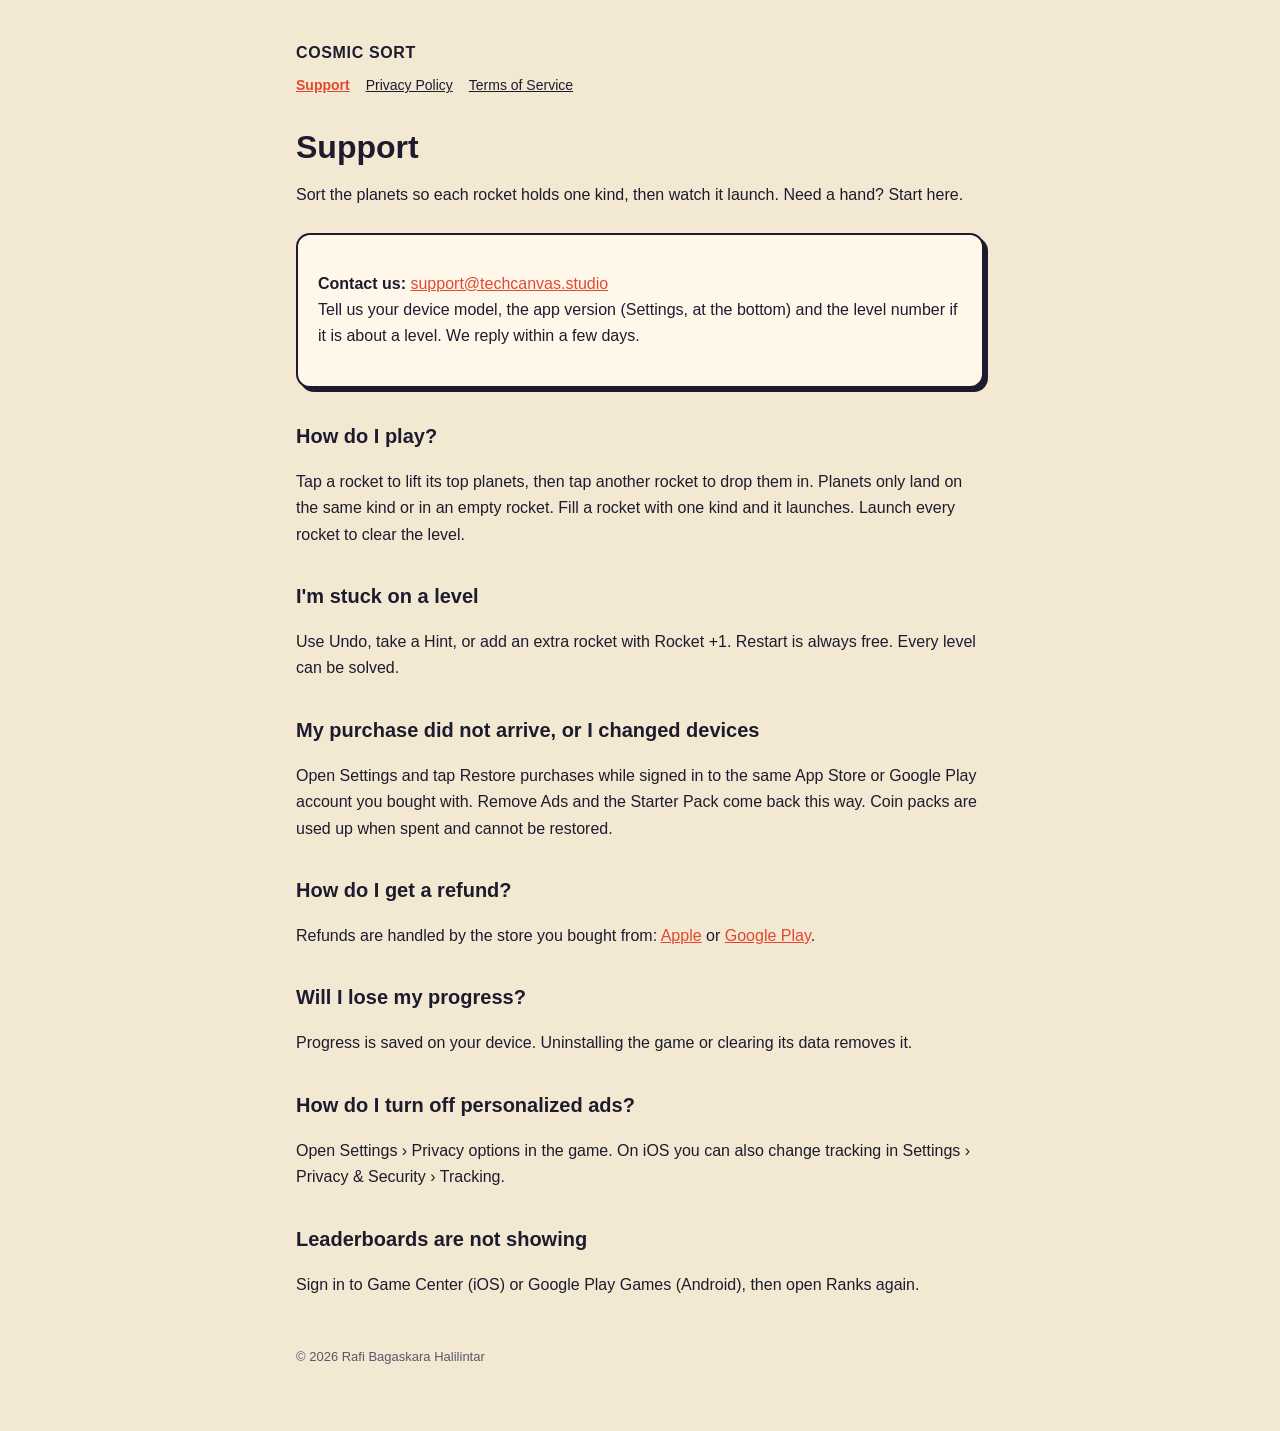
<file: index.html>
<!doctype html>
<html lang="en">
<head>
<meta charset="utf-8">
<meta name="viewport" content="width=device-width, initial-scale=1">
<title>Cosmic Sort Support</title>
<link rel="stylesheet" href="style.css">
</head>
<body>
<main>
<header><a href="index.html">COSMIC SORT</a></header>
<nav><a href="index.html" aria-current="page">Support</a><a href="privacy.html">Privacy Policy</a><a href="terms.html">Terms of Service</a></nav>

<h1>Support</h1>
<p>Sort the planets so each rocket holds one kind, then watch it launch. Need a hand? Start here.</p>

<div class="card">
<p><strong>Contact us:</strong> <a href="mailto:support@techcanvas.studio">support@techcanvas.studio</a><br>
Tell us your device model, the app version (Settings, at the bottom) and the level number if it is about a level. We reply within a few days.</p>
</div>

<h2>How do I play?</h2>
<p>Tap a rocket to lift its top planets, then tap another rocket to drop them in. Planets only land on the same kind or in an empty rocket. Fill a rocket with one kind and it launches. Launch every rocket to clear the level.</p>

<h2>I'm stuck on a level</h2>
<p>Use Undo, take a Hint, or add an extra rocket with Rocket +1. Restart is always free. Every level can be solved.</p>

<h2>My purchase did not arrive, or I changed devices</h2>
<p>Open Settings and tap Restore purchases while signed in to the same App Store or Google Play account you bought with. Remove Ads and the Starter Pack come back this way. Coin packs are used up when spent and cannot be restored.</p>

<h2>How do I get a refund?</h2>
<p>Refunds are handled by the store you bought from: <a href="https://reportaproblem.apple.com">Apple</a> or <a href="https://support.google.com/googleplay/answer/2479637">Google Play</a>.</p>

<h2>Will I lose my progress?</h2>
<p>Progress is saved on your device. Uninstalling the game or clearing its data removes it.</p>

<h2>How do I turn off personalized ads?</h2>
<p>Open Settings › Privacy options in the game. On iOS you can also change tracking in Settings › Privacy &amp; Security › Tracking.</p>

<h2>Leaderboards are not showing</h2>
<p>Sign in to Game Center (iOS) or Google Play Games (Android), then open Ranks again.</p>

<footer>© 2026 Rafi Bagaskara Halilintar</footer>
</main>
</body>
</html>
</file>
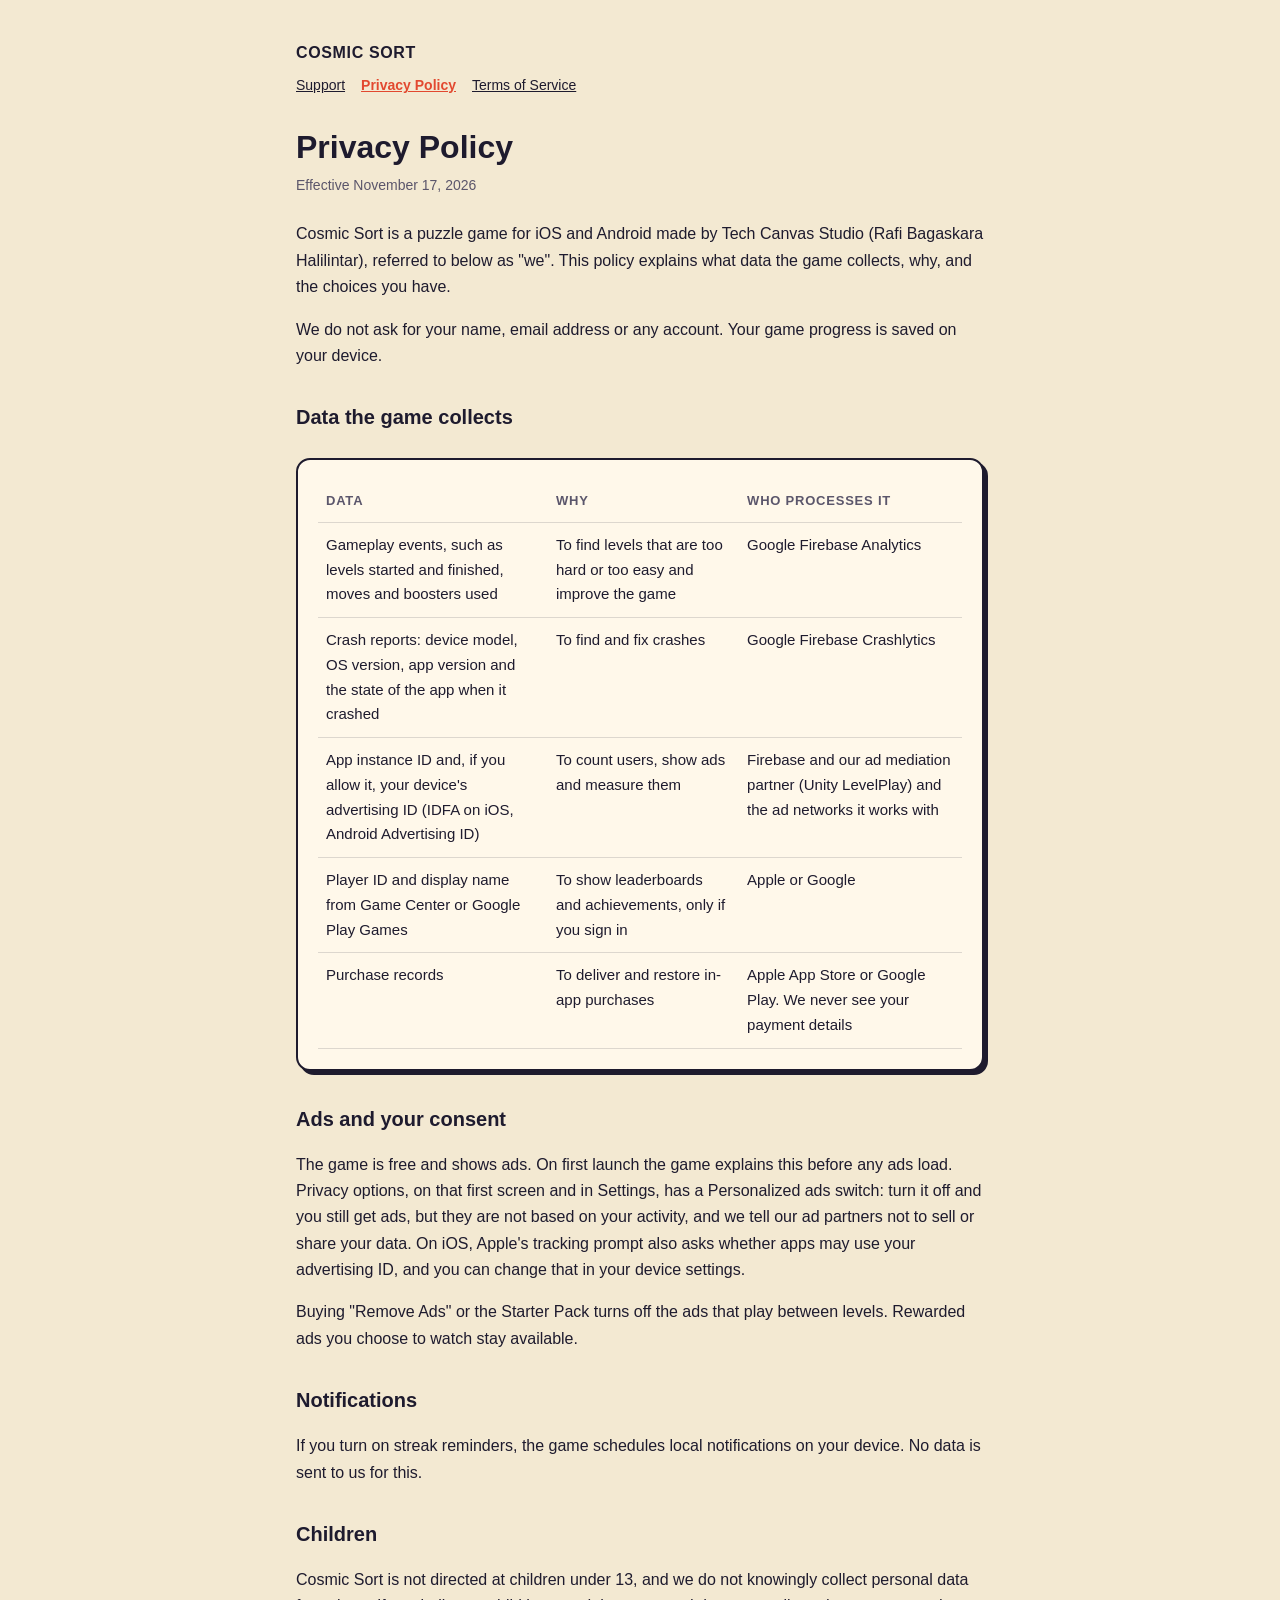
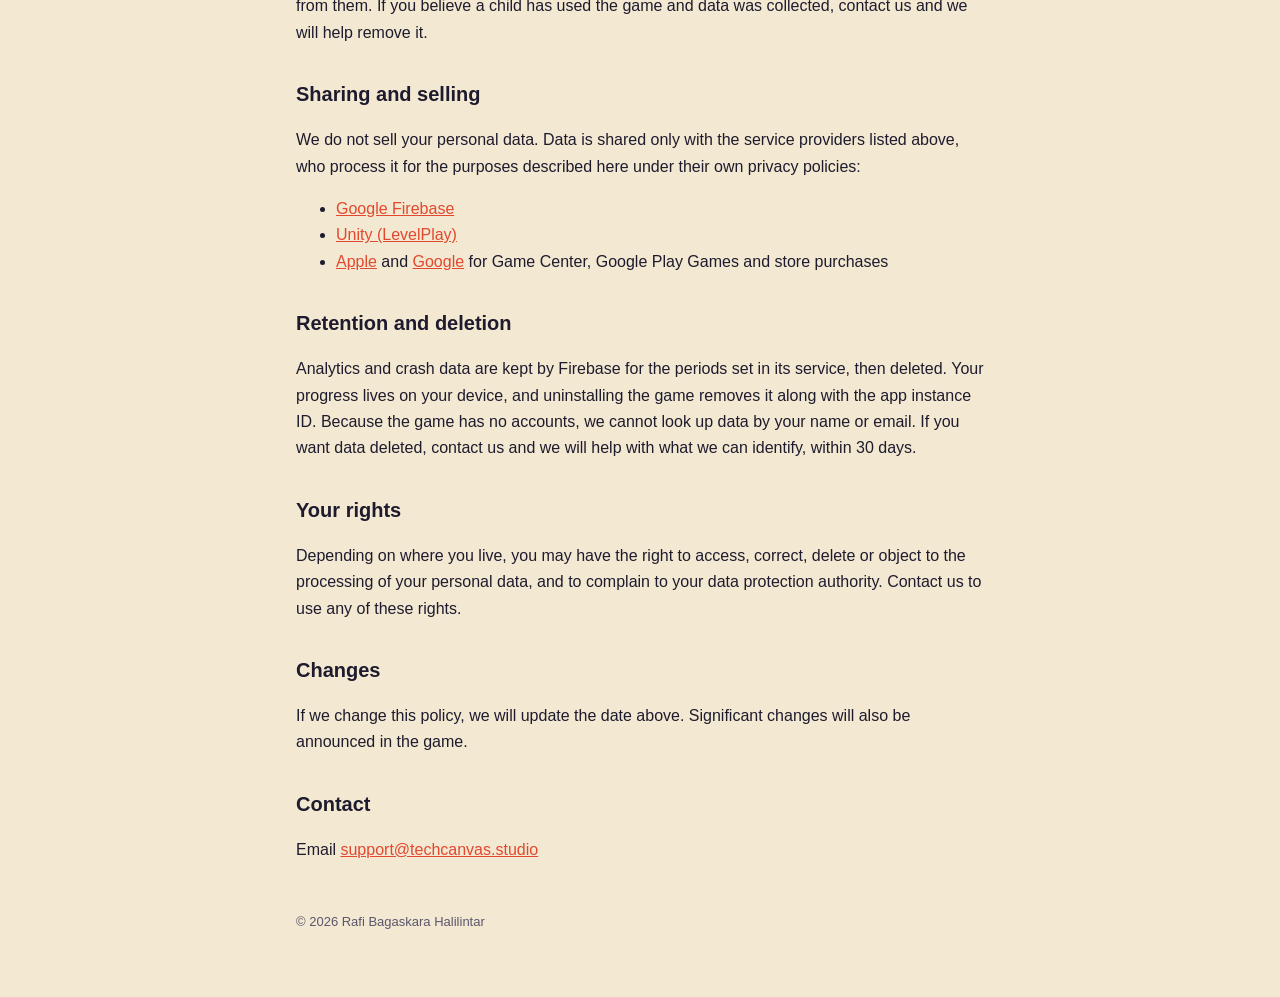
<file: privacy.html>
<!doctype html>
<html lang="en">
<head>
<meta charset="utf-8">
<meta name="viewport" content="width=device-width, initial-scale=1">
<title>Privacy Policy · Cosmic Sort</title>
<link rel="stylesheet" href="style.css">
</head>
<body>
<main>
<header><a href="index.html">COSMIC SORT</a></header>
<nav><a href="index.html">Support</a><a href="privacy.html" aria-current="page">Privacy Policy</a><a href="terms.html">Terms of Service</a></nav>

<h1>Privacy Policy</h1>
<p class="updated">Effective November 17, 2026</p>

<p>Cosmic Sort is a puzzle game for iOS and Android made by Tech Canvas Studio (Rafi Bagaskara Halilintar), referred to below as "we". This policy explains what data the game collects, why, and the choices you have.</p>

<p>We do not ask for your name, email address or any account. Your game progress is saved on your device.</p>

<h2>Data the game collects</h2>
<div class="card">
<table>
<thead><tr><th>Data</th><th>Why</th><th>Who processes it</th></tr></thead>
<tbody>
<tr><td>Gameplay events, such as levels started and finished, moves and boosters used</td><td>To find levels that are too hard or too easy and improve the game</td><td>Google Firebase Analytics</td></tr>
<tr><td>Crash reports: device model, OS version, app version and the state of the app when it crashed</td><td>To find and fix crashes</td><td>Google Firebase Crashlytics</td></tr>
<tr><td>App instance ID and, if you allow it, your device's advertising ID (IDFA on iOS, Android Advertising ID)</td><td>To count users, show ads and measure them</td><td>Firebase and our ad mediation partner (Unity LevelPlay) and the ad networks it works with</td></tr>
<tr><td>Player ID and display name from Game Center or Google Play Games</td><td>To show leaderboards and achievements, only if you sign in</td><td>Apple or Google</td></tr>
<tr><td>Purchase records</td><td>To deliver and restore in-app purchases</td><td>Apple App Store or Google Play. We never see your payment details</td></tr>
</tbody>
</table>
</div>

<h2>Ads and your consent</h2>
<p>The game is free and shows ads. On first launch the game explains this before any ads load. Privacy options, on that first screen and in Settings, has a Personalized ads switch: turn it off and you still get ads, but they are not based on your activity, and we tell our ad partners not to sell or share your data. On iOS, Apple's tracking prompt also asks whether apps may use your advertising ID, and you can change that in your device settings.</p>
<p>Buying "Remove Ads" or the Starter Pack turns off the ads that play between levels. Rewarded ads you choose to watch stay available.</p>

<h2>Notifications</h2>
<p>If you turn on streak reminders, the game schedules local notifications on your device. No data is sent to us for this.</p>

<h2>Children</h2>
<p>Cosmic Sort is not directed at children under 13, and we do not knowingly collect personal data from them. If you believe a child has used the game and data was collected, contact us and we will help remove it.</p>

<h2>Sharing and selling</h2>
<p>We do not sell your personal data. Data is shared only with the service providers listed above, who process it for the purposes described here under their own privacy policies:</p>
<ul>
<li><a href="https://firebase.google.com/support/privacy">Google Firebase</a></li>
<li><a href="https://unity.com/legal/game-player-and-app-user-privacy-policy">Unity (LevelPlay)</a></li>
<li><a href="https://www.apple.com/legal/privacy/">Apple</a> and <a href="https://policies.google.com/privacy">Google</a> for Game Center, Google Play Games and store purchases</li>
</ul>

<h2>Retention and deletion</h2>
<p>Analytics and crash data are kept by Firebase for the periods set in its service, then deleted. Your progress lives on your device, and uninstalling the game removes it along with the app instance ID. Because the game has no accounts, we cannot look up data by your name or email. If you want data deleted, contact us and we will help with what we can identify, within 30 days.</p>

<h2>Your rights</h2>
<p>Depending on where you live, you may have the right to access, correct, delete or object to the processing of your personal data, and to complain to your data protection authority. Contact us to use any of these rights.</p>

<h2>Changes</h2>
<p>If we change this policy, we will update the date above. Significant changes will also be announced in the game.</p>

<h2>Contact</h2>
<p>Email <a href="mailto:support@techcanvas.studio">support@techcanvas.studio</a></p>

<footer>© 2026 Rafi Bagaskara Halilintar</footer>
</main>
</body>
</html>
</file>
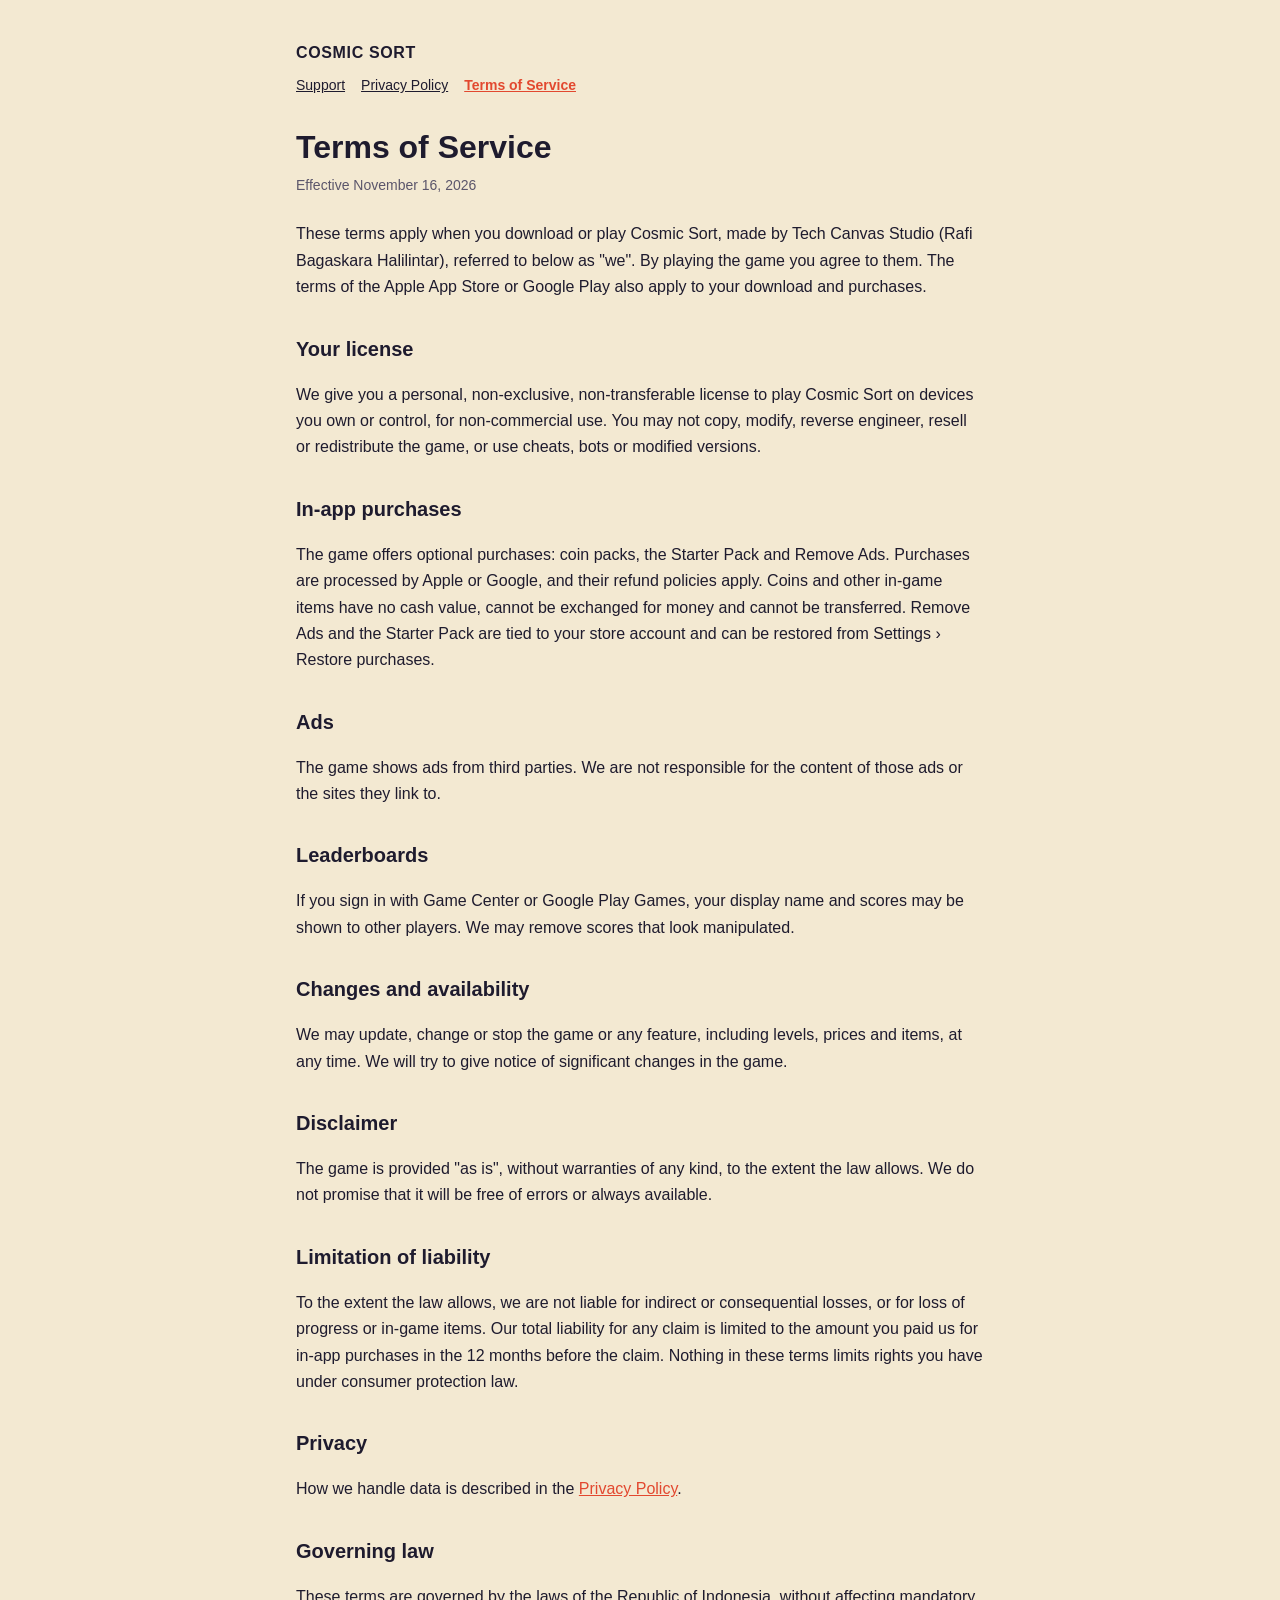
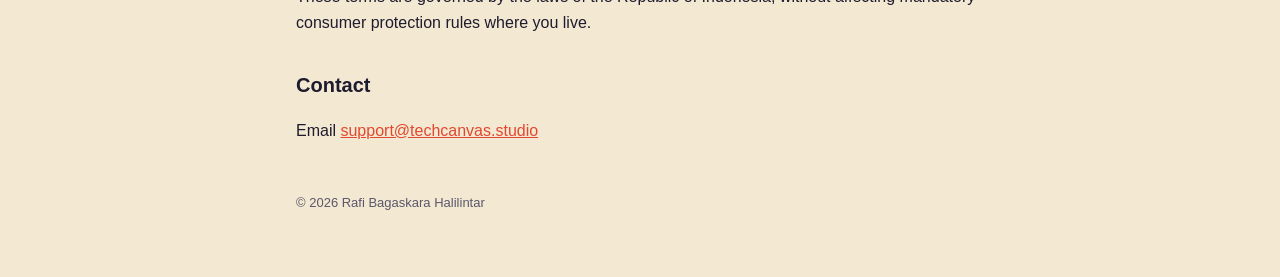
<file: terms.html>
<!doctype html>
<html lang="en">
<head>
<meta charset="utf-8">
<meta name="viewport" content="width=device-width, initial-scale=1">
<title>Terms of Service · Cosmic Sort</title>
<link rel="stylesheet" href="style.css">
</head>
<body>
<main>
<header><a href="index.html">COSMIC SORT</a></header>
<nav><a href="index.html">Support</a><a href="privacy.html">Privacy Policy</a><a href="terms.html" aria-current="page">Terms of Service</a></nav>

<h1>Terms of Service</h1>
<p class="updated">Effective November 16, 2026</p>

<p>These terms apply when you download or play Cosmic Sort, made by Tech Canvas Studio (Rafi Bagaskara Halilintar), referred to below as "we". By playing the game you agree to them. The terms of the Apple App Store or Google Play also apply to your download and purchases.</p>

<h2>Your license</h2>
<p>We give you a personal, non-exclusive, non-transferable license to play Cosmic Sort on devices you own or control, for non-commercial use. You may not copy, modify, reverse engineer, resell or redistribute the game, or use cheats, bots or modified versions.</p>

<h2>In-app purchases</h2>
<p>The game offers optional purchases: coin packs, the Starter Pack and Remove Ads. Purchases are processed by Apple or Google, and their refund policies apply. Coins and other in-game items have no cash value, cannot be exchanged for money and cannot be transferred. Remove Ads and the Starter Pack are tied to your store account and can be restored from Settings › Restore purchases.</p>

<h2>Ads</h2>
<p>The game shows ads from third parties. We are not responsible for the content of those ads or the sites they link to.</p>

<h2>Leaderboards</h2>
<p>If you sign in with Game Center or Google Play Games, your display name and scores may be shown to other players. We may remove scores that look manipulated.</p>

<h2>Changes and availability</h2>
<p>We may update, change or stop the game or any feature, including levels, prices and items, at any time. We will try to give notice of significant changes in the game.</p>

<h2>Disclaimer</h2>
<p>The game is provided "as is", without warranties of any kind, to the extent the law allows. We do not promise that it will be free of errors or always available.</p>

<h2>Limitation of liability</h2>
<p>To the extent the law allows, we are not liable for indirect or consequential losses, or for loss of progress or in-game items. Our total liability for any claim is limited to the amount you paid us for in-app purchases in the 12 months before the claim. Nothing in these terms limits rights you have under consumer protection law.</p>

<h2>Privacy</h2>
<p>How we handle data is described in the <a href="privacy.html">Privacy Policy</a>.</p>

<h2>Governing law</h2>
<p>These terms are governed by the laws of the Republic of Indonesia, without affecting mandatory consumer protection rules where you live.</p>

<h2>Contact</h2>
<p>Email <a href="mailto:support@techcanvas.studio">support@techcanvas.studio</a></p>

<footer>© 2026 Rafi Bagaskara Halilintar</footer>
</main>
</body>
</html>
</file>
<file: style.css>
:root {
  --ink: #1E1B2E;
  --paper: #F3E9D2;
  --card: #FFF8EA;
  --red: #E2482F;
  --muted: #5B566B;
}
* { box-sizing: border-box; }
body {
  margin: 0;
  background: var(--paper);
  color: var(--ink);
  font: 16px/1.65 -apple-system, BlinkMacSystemFont, "Segoe UI", Roboto, sans-serif;
}
main {
  max-width: 720px;
  margin: 0 auto;
  padding: 40px 16px 64px;
}
header a { color: var(--ink); text-decoration: none; font-weight: 800; letter-spacing: 0.04em; }
nav { display: flex; gap: 16px; flex-wrap: wrap; margin: 8px 0 32px; font-size: 14px; }
nav a { color: var(--ink); }
nav a[aria-current="page"] { color: var(--red); font-weight: 700; }
h1 { font-size: 32px; line-height: 1.15; margin: 0 0 8px; }
h2 { font-size: 20px; margin: 32px 0 8px; }
.updated { color: var(--muted); font-size: 14px; margin: 0 0 24px; }
.card {
  background: var(--card);
  border: 2.5px solid var(--ink);
  border-radius: 14px;
  box-shadow: 4px 4px 0 var(--ink);
  padding: 20px;
  margin: 24px 0;
}
table { width: 100%; border-collapse: collapse; font-size: 15px; }
th, td { text-align: left; vertical-align: top; padding: 10px 8px; border-bottom: 1px solid rgba(30, 27, 46, 0.15); }
th { font-size: 13px; text-transform: uppercase; letter-spacing: 0.06em; color: var(--muted); }
a { color: var(--red); }
footer { margin-top: 48px; font-size: 13px; color: var(--muted); }
</file>
